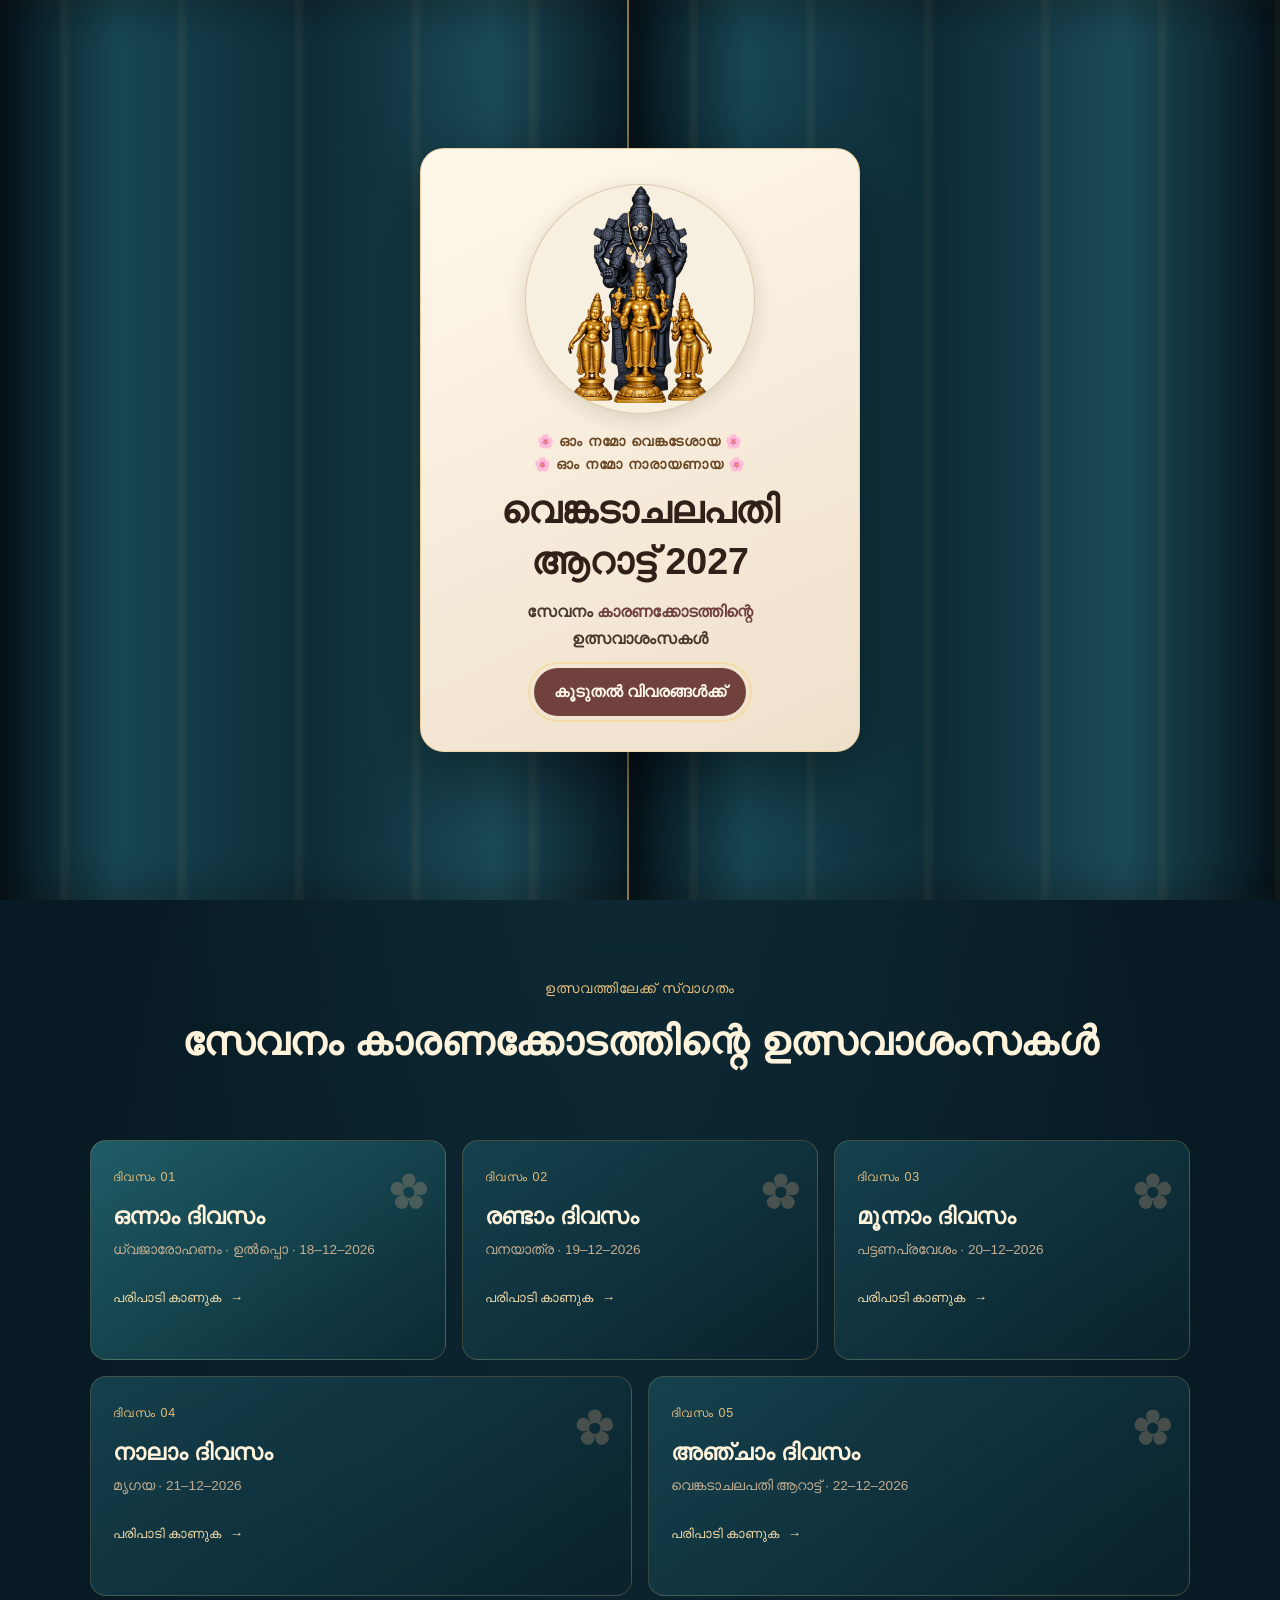
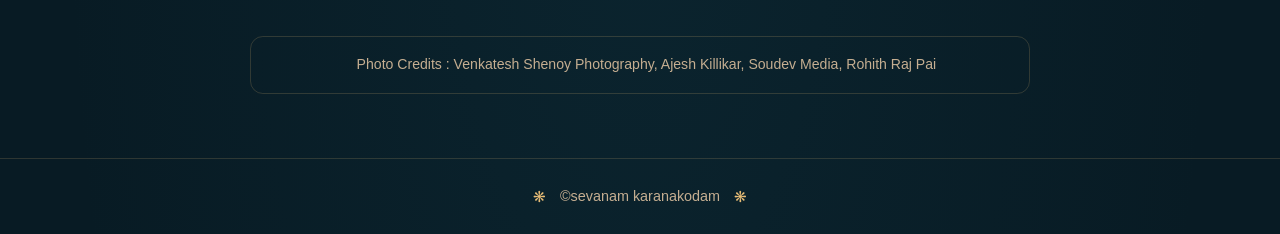
<file: index.html>
<!doctype html>
<html lang="ml">
<head>
  <meta charset="utf-8">
  <meta name="viewport" content="width=device-width, initial-scale=1">
  <meta name="theme-color" content="#170d09">
  <meta name="description" content="വെങ്കടാചലപതി ക്ഷേത്രത്തിലെ അഞ്ചുദിവസത്തെ ഉത്സവ പരിപാടികൾ.">
  <title>വെങ്കടാചലപതി ക്ഷേത്രം | കാരണക്കോടം </title>
  <link rel="stylesheet" href="styles.css">
  <script src="script.js" defer></script>
</head>
<body>
  <div class="festival-invitation" id="festival-invitation" role="dialog" aria-modal="true" aria-labelledby="invitation-title" hidden>
    <div class="invitation-curtain invitation-curtain-left" aria-hidden="true"></div>
    <div class="invitation-curtain invitation-curtain-right" aria-hidden="true"></div>
    <section class="invitation-card">
      <img class="invitation-logo" src="deity-logo.png" alt="വെങ്കടാചലപതി ഭഗവാന്റെയും ദേവിമാരുടെയും വിഗ്രഹം">
      <p class="section-kicker">🌸 ഓം നമോ വെങ്കടേശായ 🌸</p>
      <p class="section-kicker">🌸 ഓം നമോ നാരായണായ 🌸</p>
      <h1 id="invitation-title">വെങ്കടാചലപതി<br>ആറാട്ട് 2027</h1>
      <p class="invitation-copy">സേവനം <strong class="invitation-word">കാരണക്കോടത്തിന്റെ</strong> ഉത്സവാശംസകൾ</p>
      <button class="invitation-open" type="button">കൂടുതൽ വിവരങ്ങൾക്ക്</button>
    </section>
  </div>
  <a class="skip-link" href="#main">പ്രധാന ഉള്ളടക്കത്തിലേക്ക് പോകുക</a>
  <header class="site-header">
    <!--
    <a class="brand" href="index.html" aria-label="ഉത്സവം — മുഖ്യപേജ്">
      <span class="brand-mark" aria-hidden="true">❋</span>
      <span><strong>വെങ്കടാചലപതി ക്ഷേത്രം</strong><small>അഞ്ചുദിവസത്തെ ഉത്സവം</small></span>
    </a>
    -->
  </header>

  <main id="main">
    <section class="hero hero-home">
      <div class="hero-glow" aria-hidden="true"></div>
      <img class="hero-side-emblem hero-side-emblem-left" src="temple-emblem-white.png" alt="" aria-hidden="true">
      <img class="hero-side-emblem hero-side-emblem-right" src="temple-emblem-white.png" alt="" aria-hidden="true">
      <div class="hero-copy">
        <!--<p class="eyebrow"><span aria-hidden="true">✦</span> ഭക്തിയുടെയും ആഘോഷത്തിന്റെയും ദിനങ്ങൾ <span aria-hidden="true">✦</span></p>-->
        <p class="invocation">🌸 ഓം നമോ വെങ്കടേശായഃ 🌸</p>
        <img class="hero-deity-logo" src="deity-logo.png" alt="വെങ്കടാചലപതി ഭഗവാന്റെയും ദേവിമാരുടെയും വിഗ്രഹം">
        <h1>വെങ്കടാചലപതി<br><span>ആറാട്ട് മഹോത്സവം</span></h1>
        <p class="temple-name">വെങ്കടാചലപതി ക്ഷേത്രം · കാരണക്കോടം</p>
        <p class="hero-date"><span class="date-ornament" aria-hidden="true">❧</span> <strong>18–12–2026</strong> <span>  </span><span> മുതൽ </span><span><strong>22–12–2025</strong> </span><span>  </span><span> വരെ </span> <span class="date-ornament" aria-hidden="true">❧</span></p>
        <a class="primary-button" href="day1.html">പരിപാടികൾ കാണാം <span aria-hidden="true">↗</span></a>
      </div>
      <div class="hero-bottom" aria-hidden="true"><span>❋</span><span>✿</span><span>❋</span></div>
      <span class="floating-petal petal-one" aria-hidden="true">✿</span>
      <span class="floating-petal petal-two" aria-hidden="true">✿</span>
      <span class="floating-petal petal-three" aria-hidden="true">✿</span>
      <div class="diya diya-left" aria-hidden="true"><i></i><b></b></div>
      <div class="diya diya-right" aria-hidden="true"><i></i><b></b></div>
    </section>

    <section class="intro section-wrap">
      <p class="section-kicker">ഉത്സവത്തിലേക്ക് സ്വാഗതം</p>
      <h2>സേവനം കാരണക്കോടത്തിന്റെ ഉത്സവാശംസകൾ </h2>
      <!--<p>വിളക്കുകളുടെ വെളിച്ചവും മന്ത്രധ്വനികളും നിറയുന്ന ഉത്സവനാളുകളിലേക്ക് സ്വാഗതം. ഓരോ ദിവസത്തെയും പരിപാടികൾ തിരഞ്ഞെടുക്കൂ.</p>-->
    </section>

    <section class="day-grid section-wrap" aria-label="ദിവസം തിരഞ്ഞെടുക്കുക">
      <a class="day-card day-card-featured" href="day1.html">
        <span class="card-flower" aria-hidden="true">✿</span><span class="card-day">ദിവസം 01</span>
        <h3>ഒന്നാം ദിവസം</h3><p>ധ്വജാരോഹണം · ഉൽപ്പൊ · 18–12–2026</p>
        <span class="card-action">പരിപാടി കാണുക <b aria-hidden="true">→</b></span>
      </a>
      <a class="day-card" href="day2.html"><span class="card-flower" aria-hidden="true">✿</span><span class="card-day">ദിവസം 02</span><h3>രണ്ടാം ദിവസം</h3><p>വനയാത്ര · 19–12–2026</p><span class="card-action">പരിപാടി കാണുക <b aria-hidden="true">→</b></span></a>
      <a class="day-card" href="day3.html"><span class="card-flower" aria-hidden="true">✿</span><span class="card-day">ദിവസം 03</span><h3>മൂന്നാം ദിവസം</h3><p>പട്ടണപ്രവേശം · 20–12–2026</p><span class="card-action">പരിപാടി കാണുക <b aria-hidden="true">→</b></span></a>
      <a class="day-card" href="day4.html"><span class="card-flower" aria-hidden="true">✿</span><span class="card-day">ദിവസം 04</span><h3>നാലാം ദിവസം</h3><p>മൃഗയ · 21–12–2026</p><span class="card-action">പരിപാടി കാണുക <b aria-hidden="true">→</b></span></a>
      <a class="day-card" href="day5.html"><span class="card-flower" aria-hidden="true">✿</span><span class="card-day">ദിവസം 05</span><h3>അഞ്ചാം ദിവസം</h3><p>വെങ്കടാചലപതി ആറാട്ട് · 22–12–2026</p><span class="card-action">പരിപാടി കാണുക <b aria-hidden="true">→</b></span></a>
    </section>
    <section class="home-note section-wrap">
      <span class="note-symbol" aria-hidden="true"></span>
      <p> Photo Credits : Venkatesh Shenoy Photography, Ajesh Killikar, Soudev Media, Rohith Raj Pai </p>
    </section>
  </main>
  <footer class="site-footer"><span aria-hidden="true">❋</span><p>©sevanam karanakodam</p><span aria-hidden="true">❋</span></footer>
</body>
</html>
</file>
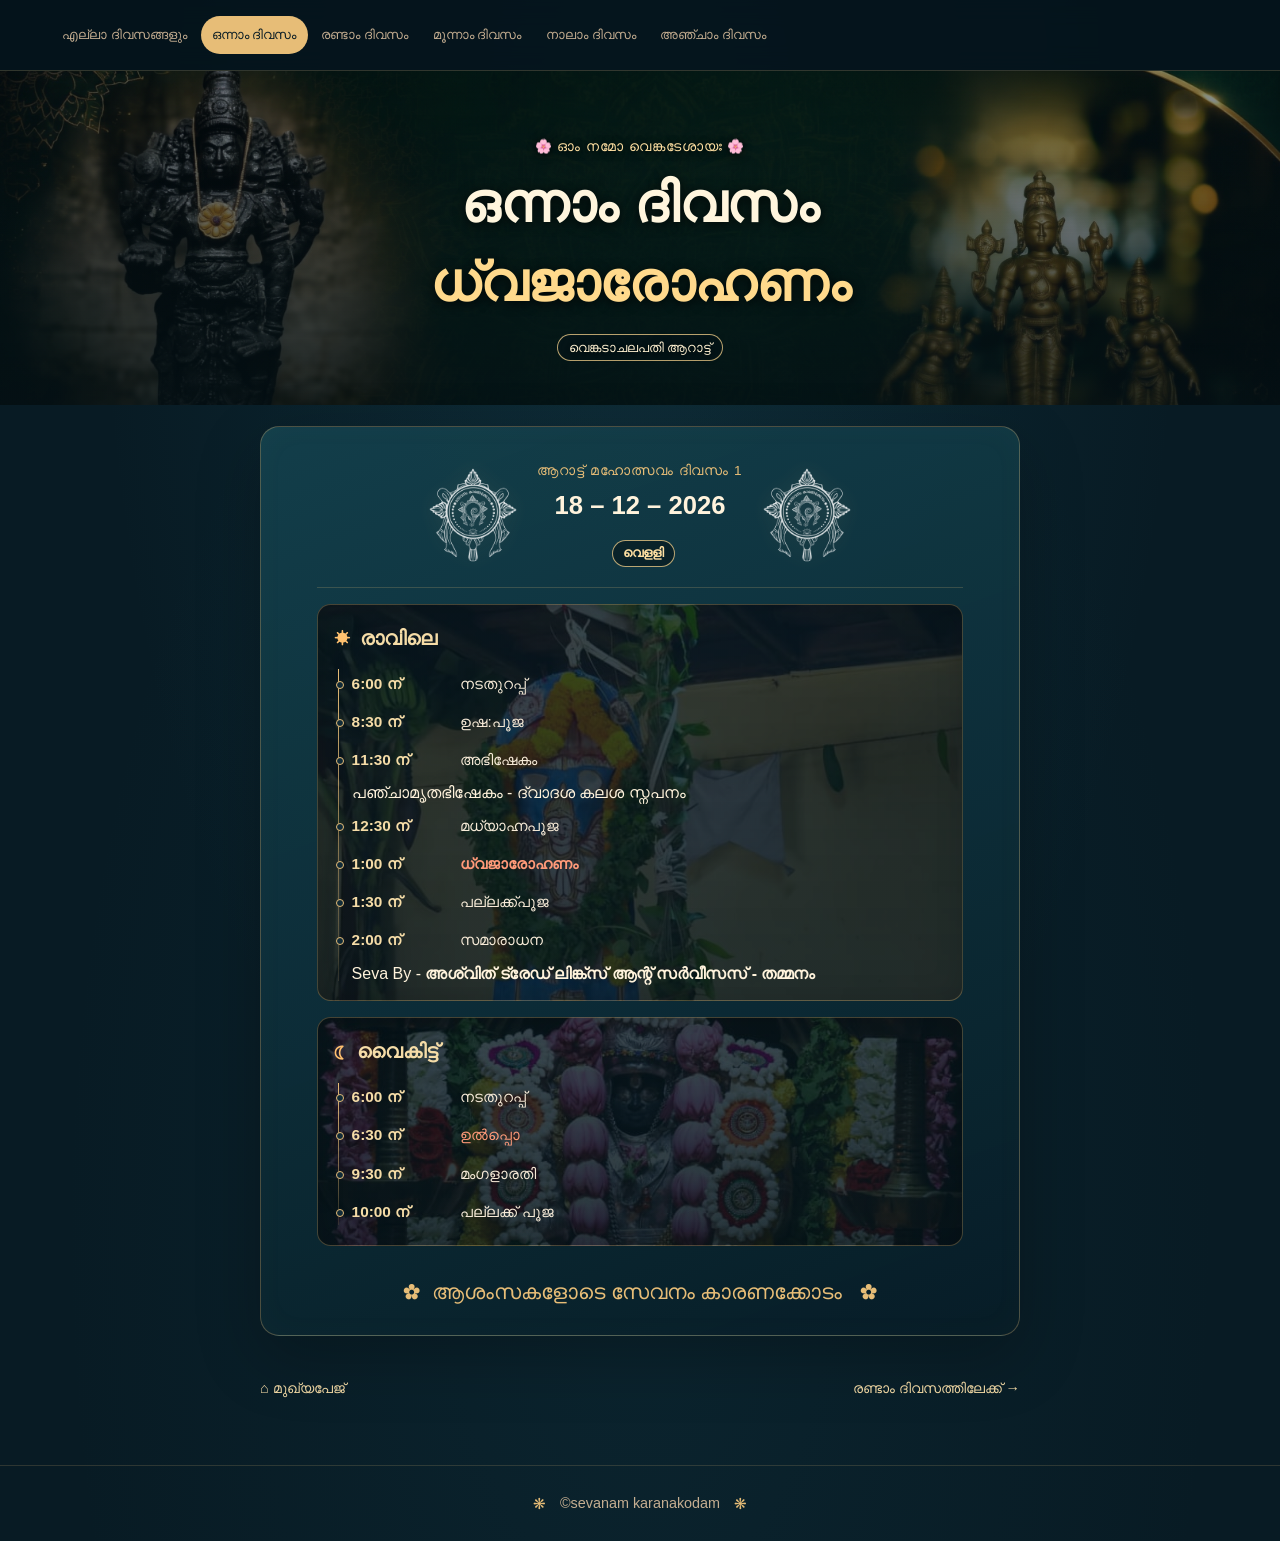
<file: day1.html>
<!doctype html>
<html lang="ml">
<head>
  <meta charset="utf-8">
  <meta name="viewport" content="width=device-width, initial-scale=1">
  <meta name="theme-color" content="#170d09">
  <meta name="description" content="വെങ്കടാചലപതി ക്ഷേത്ര ആറാട്ട് മഹോത്സവം — ഒന്നാം ദിവസത്തെ പരിപാടികൾ.">
  <title>ഒന്നാം ദിവസത്തെ പരിപാടികൾ | വെങ്കടാചലപതി ക്ഷേത്രം</title>
  <link rel="stylesheet" href="styles.css">
  <script src="script.js" defer></script>
</head>
<body>
  <a class="skip-link" href="#main">പ്രധാന ഉള്ളടക്കത്തിലേക്ക് പോകുക</a>
  <header class="site-header">
    <!-- <a class="brand" href="index.html" aria-label="ഉത്സവം — മുഖ്യപേജ്"><span class="brand-mark" aria-hidden="true">❋</span><span><strong>വെങ്കടാചലപതി ക്ഷേത്രം</strong><small>അഞ്ചുദിവസത്തെ ഉത്സവം</small></span></a> -->
    <nav class="day-nav" aria-label="ദിവസങ്ങളുടെ പരിപാടികൾ">
      <a class="nav-link" href="index.html">എല്ലാ ദിവസങ്ങളും</a>
      <a class="nav-link" href="day1.html" aria-current="page">ഒന്നാം ദിവസം</a><a class="nav-link" href="day2.html">രണ്ടാം ദിവസം</a><a class="nav-link" href="day3.html">മൂന്നാം ദിവസം</a><a class="nav-link" href="day4.html">നാലാം ദിവസം</a><a class="nav-link" href="day5.html">അഞ്ചാം ദിവസം</a>
    </nav>
  </header>
  <main id="main">
    <section class="page-heading">
      <p class="eyebrow">🌸 ഓം നമോ വെങ്കടേശായഃ 🌸</p><h1>ഒന്നാം ദിവസം <br><span>ധ്വജാരോഹണം</span></h1>
      <p class="date-pill">വെങ്കടാചലപതി ആറാട്ട് </p>
    </section>
    <section class="schedule-wrap" aria-label="ഒന്നാം ദിവസത്തെ സമയക്രമം">
      <div class="schedule-heading"><img class="schedule-emblem" src="temple-emblem-white.png" alt="" aria-hidden="true"><div><p class="section-kicker">ആറാട്ട് മഹോത്സവം ദിവസം 1</p><h2>18 – 12 – 2026 <br><span class="date-pill">വെളളി</span></h2></div><img class="schedule-emblem" src="temple-emblem-white.png" alt="" aria-hidden="true"></div>
      <section class="schedule-group day1-photo">
        <h3><span aria-hidden="true">☀</span> രാവിലെ</h3>
        <ol class="timeline">
          <li><time>6:00 ന്</time><span>നടതുറപ്പ്</span></li>
          <li><time>8:30 ന്</time><span>ഉഷ:പൂജ</span></li>
          <li><time>11:30 ന്</time><span>അഭിഷേകം </span></li>
          <span>പഞ്ചാമൃതഭിഷേകം - ദ്വാദശ കലശ സ്നപനം</span>
          <li><time>12:30 ന്</time><span>മധ്യാഹ്നപൂജ</span></li>
          <li class="highlight"><time>1:00 ന്</time><span><strong class="invitation-word">ധ്വജാരോഹണം</strong></span></li>
          <li><time>1:30 ന്</time><span>പല്ലക്ക്പൂജ</span></li>
          <li><time>2:00 ന്</time><span>സമാരാധന</span></li>
          <span>Seva By -</span> <span><strong>അശ്വിത് ട്രേഡ് ലിങ്ക്സ് ആന്റ് സർവീസസ് - തമ്മനം </strong> </span>
          
        </ol>
      </section>
      <section class="schedule-group evening common-photo">
        <h3><span aria-hidden="true">☾</span> വൈകിട്ട്</h3>
        <ol class="timeline">
          <li><time>6:00 ന്</time><span>നടതുറപ്പ്</span></li>
          <li class="highlight"><time>6:30 ന്</time><span>ഉൽപ്പൊ</span></li>
          <li><time>9:30 ന്</time><span>മംഗളാരതി</span></li>
          <li><time>10:00 ന്</time><span>പല്ലക്ക് പൂജ</span></li>
        </ol>
      </section>
      <p class="schedule-end">✿ &nbsp;ആശംസകളോടെ സേവനം കാരണക്കോടം &nbsp; ✿</p>
    </section>
    <nav class="page-pagination" aria-label="മറ്റു ദിവസങ്ങൾ">
      <a class="page-home-link" href="index.html">⌂ മുഖ്യപേജ്</a><a href="day2.html">രണ്ടാം ദിവസത്തിലേക്ക് →</a>
    </nav>
  </main>
  <footer class="site-footer"><span aria-hidden="true">❋</span><p>©sevanam karanakodam</p><span aria-hidden="true">❋</span></footer>
</body>
</html>
</file>
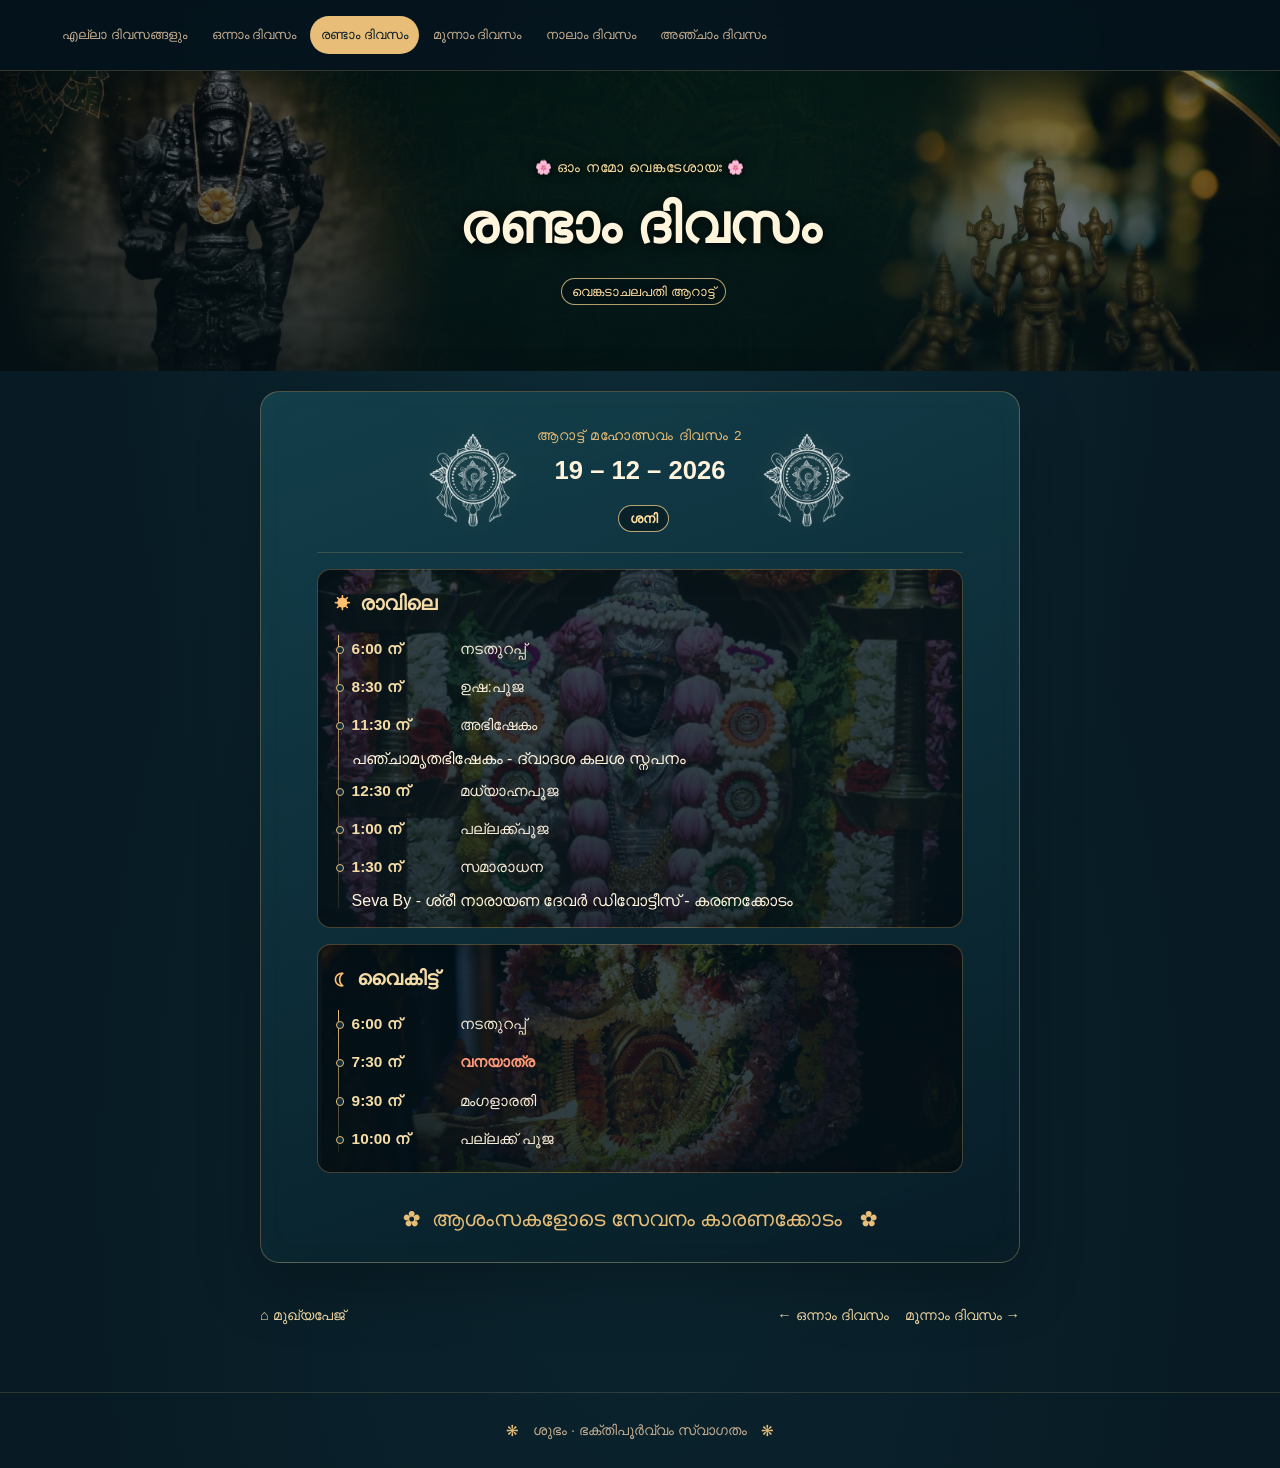
<file: day2.html>
<!doctype html>
<html lang="ml">
<head>
  <meta charset="utf-8"><meta name="viewport" content="width=device-width, initial-scale=1"><meta name="theme-color" content="#170d09">
  <meta name="description" content="വെങ്കടാചലപതി ക്ഷേത്ര ഉത്സവം — രണ്ടാം ദിവസത്തെ പരിപാടികൾ.">
  <title>രണ്ടാം ദിവസത്തെ പരിപാടികൾ | വെങ്കടാചലപതി ക്ഷേത്രം</title><link rel="stylesheet" href="styles.css"><script src="script.js" defer></script>
</head>
<body>
  <a class="skip-link" href="#main">പ്രധാന ഉള്ളടക്കത്തിലേക്ക് പോകുക</a>
  <header class="site-header">
    <!-- <a class="brand" href="index.html" aria-label="ഉത്സവം — മുഖ്യപേജ്"><span class="brand-mark" aria-hidden="true">❋</span><span><strong>വെങ്കടാചലപതി ക്ഷേത്രം</strong><small>അഞ്ചുദിവസത്തെ ഉത്സവം</small></span></a> -->
    <nav class="day-nav" aria-label="ദിവസങ്ങളുടെ പരിപാടികൾ">
      <a class="nav-link" href="index.html">എല്ലാ ദിവസങ്ങളും</a>
      <a class="nav-link" href="day1.html">ഒന്നാം ദിവസം</a><a class="nav-link" href="day2.html" aria-current="page">രണ്ടാം ദിവസം</a><a class="nav-link" href="day3.html">മൂന്നാം ദിവസം</a><a class="nav-link" href="day4.html">നാലാം ദിവസം</a><a class="nav-link" href="day5.html">അഞ്ചാം ദിവസം</a>
    </nav>
  </header>
  <main id="main">
    <section class="page-heading"><p class="eyebrow">🌸 ഓം നമോ വെങ്കടേശായഃ 🌸</p><h1>രണ്ടാം ദിവസം <span></span></h1><p><span class="date-pill">വെങ്കടാചലപതി ആറാട്ട്</span></p></section>
    <section class="schedule-wrap placeholder-wrap">
      <div class="schedule-heading"><img class="schedule-emblem" src="temple-emblem-white.png" alt="" aria-hidden="true"><div><p class="section-kicker">ആറാട്ട് മഹോത്സവം ദിവസം 2</p><h2>19 – 12 – 2026 <br><span class="date-pill">ശനി</span></h2></div><img class="schedule-emblem" src="temple-emblem-white.png" alt="" aria-hidden="true"></div>
      <section class="schedule-group common-photo">
        <h3><span aria-hidden="true">☀</span> രാവിലെ</h3>
        <ol class="timeline">
          <li><time>6:00 ന്</time><span>നടതുറപ്പ്</span></li>
          <li><time>8:30 ന്</time><span>ഉഷ:പൂജ</span></li>
          <li><time>11:30 ന്</time><span>അഭിഷേകം </span></li>
          <span>പഞ്ചാമൃതഭിഷേകം - ദ്വാദശ കലശ സ്നപനം</span>
          <li><time>12:30 ന്</time><span>മധ്യാഹ്നപൂജ</span></li>
          <li><time>1:00 ന്</time><span>പല്ലക്ക്പൂജ</span></li>
          <li><time>1:30 ന്</time><span>സമാരാധന</span></li>
          <span>Seva By -</span> <span>ശ്രീ നാരായണ ദേവർ ഡിവോട്ടീസ് - കരണക്കോടം </span>
        </ol>
      </section>
      <section class="schedule-group evening day2-photo">
        <h3><span aria-hidden="true">☾</span> വൈകിട്ട്</h3>
        <ol class="timeline">
          <li><time>6:00 ന്</time><span>നടതുറപ്പ്</span></li>
          <li class="highlight"><time>7:30 ന്</time><span class="invitation-word">വനയാത്ര</span></li>
          <li><time>9:30 ന്</time><span>മംഗളാരതി</span></li>
          <li><time>10:00 ന്</time><span>പല്ലക്ക് പൂജ</span></li>
        </ol>
      </section>
      <p class="schedule-end">✿ &nbsp;ആശംസകളോടെ സേവനം കാരണക്കോടം &nbsp; ✿</p>
    </section>
    <nav class="page-pagination" aria-label="മറ്റു ദിവസങ്ങൾ"><a class="page-home-link" href="index.html">⌂ മുഖ്യപേജ്</a><a href="day1.html">← ഒന്നാം ദിവസം</a><a href="day3.html">മൂന്നാം ദിവസം →</a></nav>
  </main>
  <footer class="site-footer"><span aria-hidden="true">❋</span><p>ശുഭം · ഭക്തിപൂർവ്വം സ്വാഗതം</p><span aria-hidden="true">❋</span></footer>
</body>
</html>
</file>
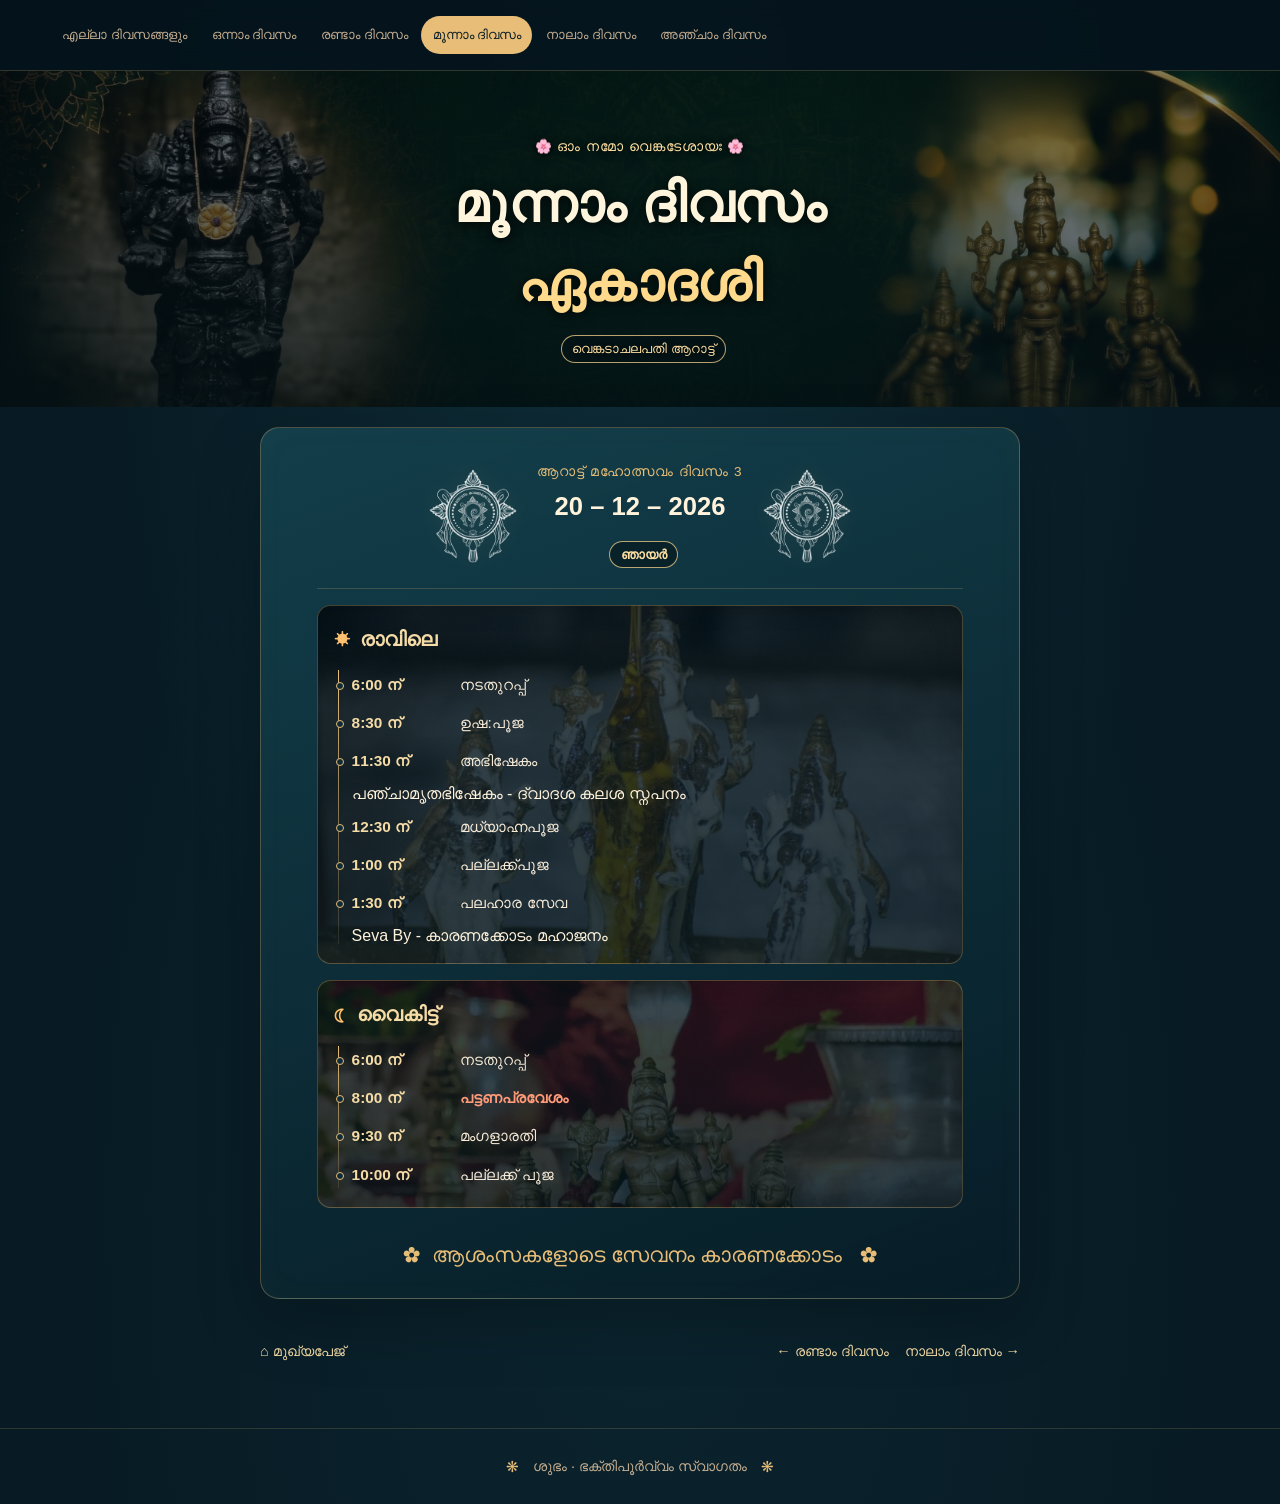
<file: day3.html>
<!doctype html>
<html lang="ml">
<head>
  <meta charset="utf-8"><meta name="viewport" content="width=device-width, initial-scale=1"><meta name="theme-color" content="#170d09">
  <meta name="description" content="വെങ്കടാചലപതി ക്ഷേത്ര ഉത്സവം — മൂന്നാം ദിവസത്തെ പരിപാടികൾ.">
  <title>മൂന്നാം ദിവസത്തെ പരിപാടികൾ | വെങ്കടാചലപതി ക്ഷേത്രം</title><link rel="stylesheet" href="styles.css"><script src="script.js" defer></script>
</head>
<body>
  <a class="skip-link" href="#main">പ്രധാന ഉള്ളടക്കത്തിലേക്ക് പോകുക</a>
  <header class="site-header">
    <!-- <a class="brand" href="index.html" aria-label="ഉത്സവം — മുഖ്യപേജ്"><span class="brand-mark" aria-hidden="true">❋</span><span><strong>വെങ്കടാചലപതി ക്ഷേത്രം</strong><small>അഞ്ചുദിവസത്തെ ഉത്സവം</small></span></a> -->
    <nav class="day-nav" aria-label="ദിവസങ്ങളുടെ പരിപാടികൾ">
      <a class="nav-link" href="index.html">എല്ലാ ദിവസങ്ങളും</a>
      <a class="nav-link" href="day1.html">ഒന്നാം ദിവസം</a><a class="nav-link" href="day2.html">രണ്ടാം ദിവസം</a><a class="nav-link" href="day3.html" aria-current="page">മൂന്നാം ദിവസം</a><a class="nav-link" href="day4.html">നാലാം ദിവസം</a><a class="nav-link" href="day5.html">അഞ്ചാം ദിവസം</a>
    </nav>
  </header>
  <main id="main">
    <section class="page-heading"><p class="eyebrow">🌸 ഓം നമോ വെങ്കടേശായഃ 🌸</p><h1>മൂന്നാം ദിവസം <br><span>ഏകാദശി </span></h1><p> <span class="date-pill">വെങ്കടാചലപതി ആറാട്ട് </span></p></section>
    <section class="schedule-wrap placeholder-wrap">
      <div class="schedule-heading"><img class="schedule-emblem" src="temple-emblem-white.png" alt="" aria-hidden="true"><div><p class="section-kicker">ആറാട്ട് മഹോത്സവം ദിവസം 3</p><h2>20 – 12 – 2026 <br><span class="date-pill">ഞായർ </span></h2></div><img class="schedule-emblem" src="temple-emblem-white.png" alt="" aria-hidden="true"></div>
      <section class="schedule-group day3-photo">
        <h3><span aria-hidden="true">☀</span> രാവിലെ</h3>
        <ol class="timeline">
          <li><time>6:00 ന്</time><span>നടതുറപ്പ്</span></li>
          <li><time>8:30 ന്</time><span>ഉഷ:പൂജ</span></li>
          <li><time>11:30 ന്</time><span>അഭിഷേകം </span></li>
          <span>പഞ്ചാമൃതഭിഷേകം - ദ്വാദശ കലശ സ്നപനം</span>
          <li><time>12:30 ന്</time><span>മധ്യാഹ്നപൂജ</span></li>
          <li><time>1:00 ന്</time><span>പല്ലക്ക്പൂജ</span></li>
          <li><time>1:30 ന്</time><span>പലഹാര സേവ</span></li>
          <span>Seva By -</span> <span>കാരണക്കോടം മഹാജനം</span>
        </ol>
      </section>
      <section class="schedule-group evening day3-1-photo">
        <h3><span aria-hidden="true">☾</span> വൈകിട്ട്</h3>
        <ol class="timeline">
          <li><time>6:00 ന്</time><span>നടതുറപ്പ്</span></li>
          <li class="highlight"><time>8:00 ന്</time><span class="invitation-word">പട്ടണപ്രവേശം</span></li>
          <li><time>9:30 ന്</time><span>മംഗളാരതി</span></li>
          <li><time>10:00 ന്</time><span>പല്ലക്ക് പൂജ</span></li>
        </ol>
      </section>
      <p class="schedule-end">✿ &nbsp;ആശംസകളോടെ സേവനം കാരണക്കോടം &nbsp; ✿</p>
    </section>
    <nav class="page-pagination" aria-label="മറ്റു ദിവസങ്ങൾ"><a class="page-home-link" href="index.html">⌂ മുഖ്യപേജ്</a><a href="day2.html">← രണ്ടാം ദിവസം</a><a href="day4.html">നാലാം ദിവസം →</a></nav>
  </main>
  <footer class="site-footer"><span aria-hidden="true">❋</span><p>ശുഭം · ഭക്തിപൂർവ്വം സ്വാഗതം</p><span aria-hidden="true">❋</span></footer>
</body>
</html>
</file>
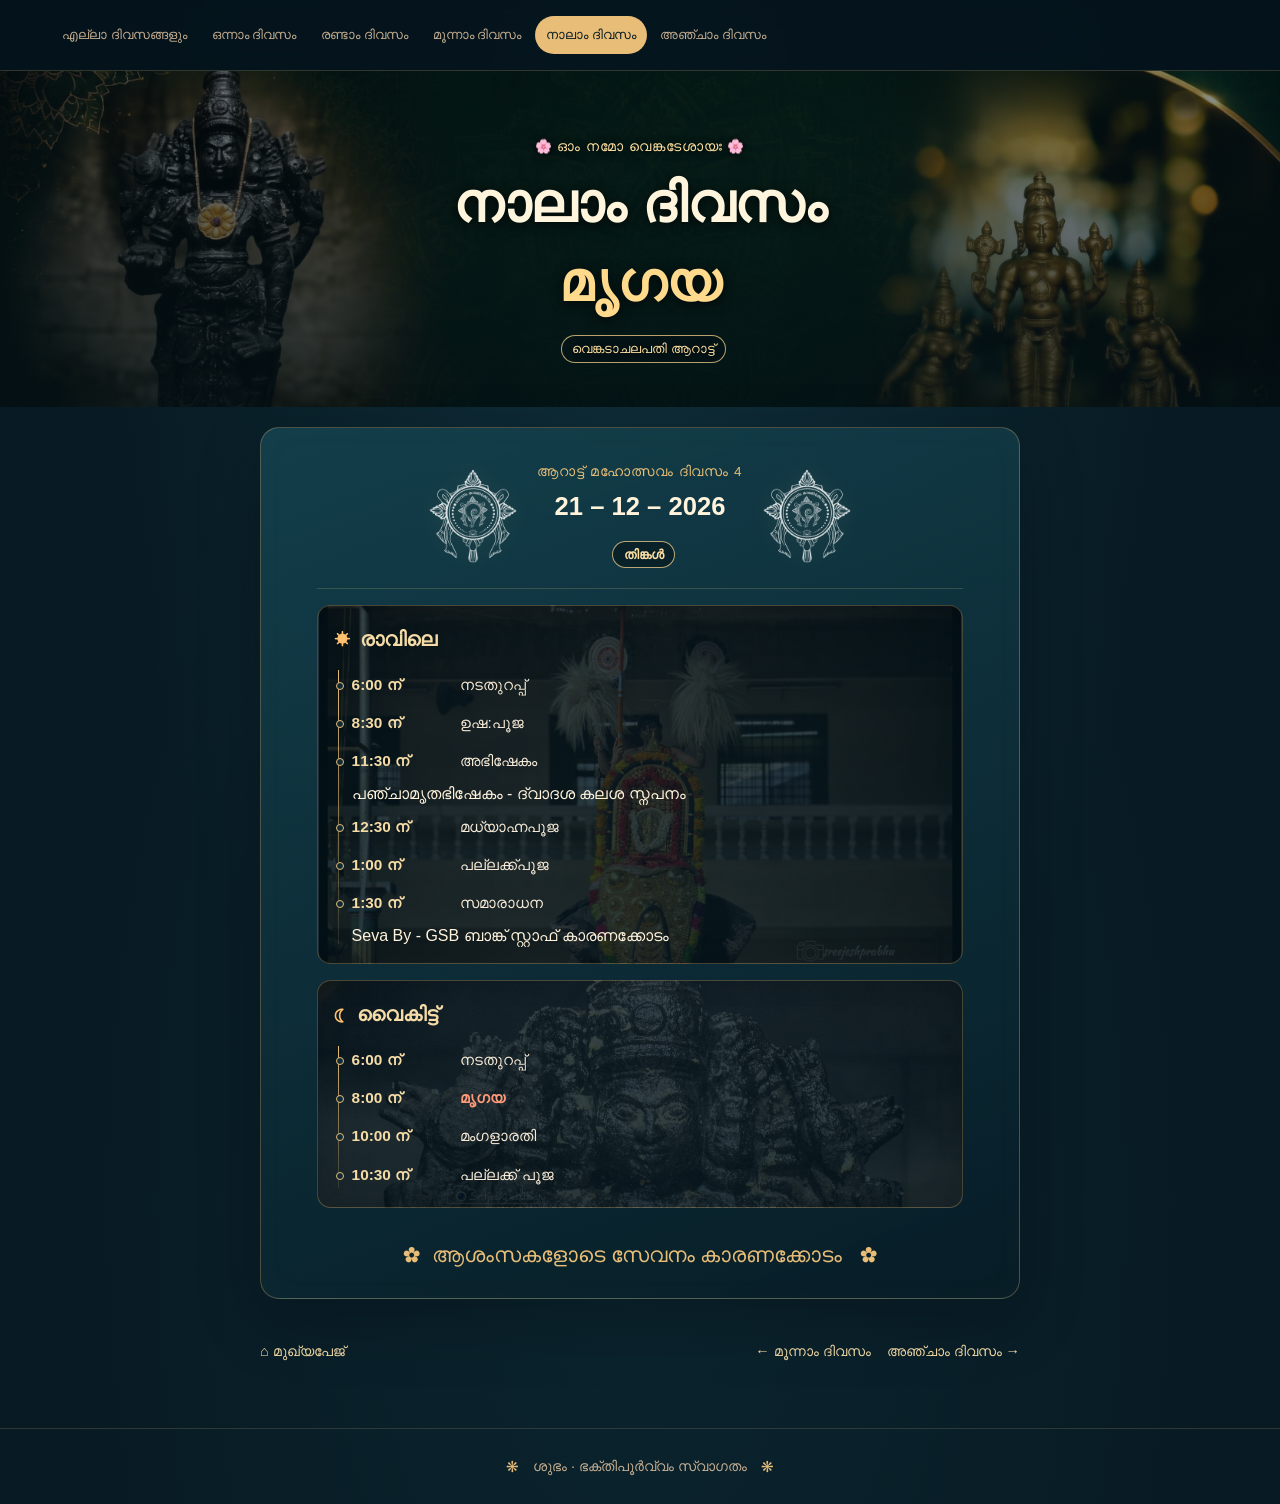
<file: day4.html>
<!doctype html>
<html lang="ml">
<head>
  <meta charset="utf-8"><meta name="viewport" content="width=device-width, initial-scale=1"><meta name="theme-color" content="#170d09">
  <meta name="description" content="വെങ്കടാചലപതി ക്ഷേത്ര ഉത്സവം — നാലാം ദിവസത്തെ പരിപാടികൾ.">
  <title>നാലാം ദിവസത്തെ പരിപാടികൾ | വെങ്കടാചലപതി ക്ഷേത്രം</title><link rel="stylesheet" href="styles.css"><script src="script.js" defer></script>
</head>
<body>
  <a class="skip-link" href="#main">പ്രധാന ഉള്ളടക്കത്തിലേക്ക് പോകുക</a>
  <header class="site-header">
    <!-- <a class="brand" href="index.html" aria-label="ഉത്സവം — മുഖ്യപേജ്"><span class="brand-mark" aria-hidden="true">❋</span><span><strong>വെങ്കടാചലപതി ക്ഷേത്രം</strong><small>അഞ്ചുദിവസത്തെ ഉത്സവം</small></span></a> -->
    <nav class="day-nav" aria-label="ദിവസങ്ങളുടെ പരിപാടികൾ">
      <a class="nav-link" href="index.html">എല്ലാ ദിവസങ്ങളും</a>
      <a class="nav-link" href="day1.html">ഒന്നാം ദിവസം</a><a class="nav-link" href="day2.html">രണ്ടാം ദിവസം</a><a class="nav-link" href="day3.html">മൂന്നാം ദിവസം</a><a class="nav-link" href="day4.html" aria-current="page">നാലാം ദിവസം</a><a class="nav-link" href="day5.html">അഞ്ചാം ദിവസം</a>
    </nav>
  </header>
  <main id="main">
    <section class="page-heading"><p class="eyebrow">🌸 ഓം നമോ വെങ്കടേശായഃ 🌸</p><h1>നാലാം ദിവസം <br><span>മൃഗയ</span></h1><p><span class="date-pill">വെങ്കടാചലപതി ആറാട്ട് </span></p></section>
    <section class="schedule-wrap placeholder-wrap">
      <div class="schedule-heading"><img class="schedule-emblem" src="temple-emblem-white.png" alt="" aria-hidden="true"><div><p class="section-kicker">ആറാട്ട് മഹോത്സവം ദിവസം 4</p><h2>21 – 12 – 2026 <br><span class="date-pill">തിങ്കൾ</span></h2></div><img class="schedule-emblem" src="temple-emblem-white.png" alt="" aria-hidden="true"></div>
      <section class="schedule-group day4-photo">
        <h3><span aria-hidden="true">☀</span> രാവിലെ</h3>
        <ol class="timeline">
          <li><time>6:00 ന്</time><span>നടതുറപ്പ്</span></li>
          <li><time>8:30 ന്</time><span>ഉഷ:പൂജ</span></li>
          <li><time>11:30 ന്</time><span>അഭിഷേകം </span></li>
          <span>പഞ്ചാമൃതഭിഷേകം - ദ്വാദശ കലശ സ്നപനം</span>
          <li><time>12:30 ന്</time><span>മധ്യാഹ്നപൂജ</span></li>
          <li><time>1:00 ന്</time><span>പല്ലക്ക്പൂജ</span></li>
          <li><time>1:30 ന്</time><span>സമാരാധന</span></li>
          <span>Seva By -</span> <span>GSB ബാങ്ക് സ്റ്റാഫ് കാരണക്കോടം</span>
        </ol>
      </section>
      <section class="schedule-group evening day4-1-photo">
        <h3><span aria-hidden="true">☾</span> വൈകിട്ട്</h3>
        <ol class="timeline">
          <li><time>6:00 ന്</time><span>നടതുറപ്പ്</span></li>
          <li class="highlight"><time>8:00 ന്</time><span class="invitation-word">മൃഗയ </span></li>
          <li><time>10:00 ന്</time><span>മംഗളാരതി</span></li>
          <li><time>10:30 ന്</time><span>പല്ലക്ക് പൂജ</span></li>
        </ol>
      </section>
      <p class="schedule-end">✿ &nbsp;ആശംസകളോടെ സേവനം കാരണക്കോടം &nbsp; ✿</p>
    </section>
    <nav class="page-pagination" aria-label="മറ്റു ദിവസങ്ങൾ"><a class="page-home-link" href="index.html">⌂ മുഖ്യപേജ്</a><a href="day3.html">← മൂന്നാം ദിവസം</a><a href="day5.html">അഞ്ചാം ദിവസം →</a></nav>
  </main>
  <footer class="site-footer"><span aria-hidden="true">❋</span><p>ശുഭം · ഭക്തിപൂർവ്വം സ്വാഗതം</p><span aria-hidden="true">❋</span></footer>
</body>
</html>
</file>
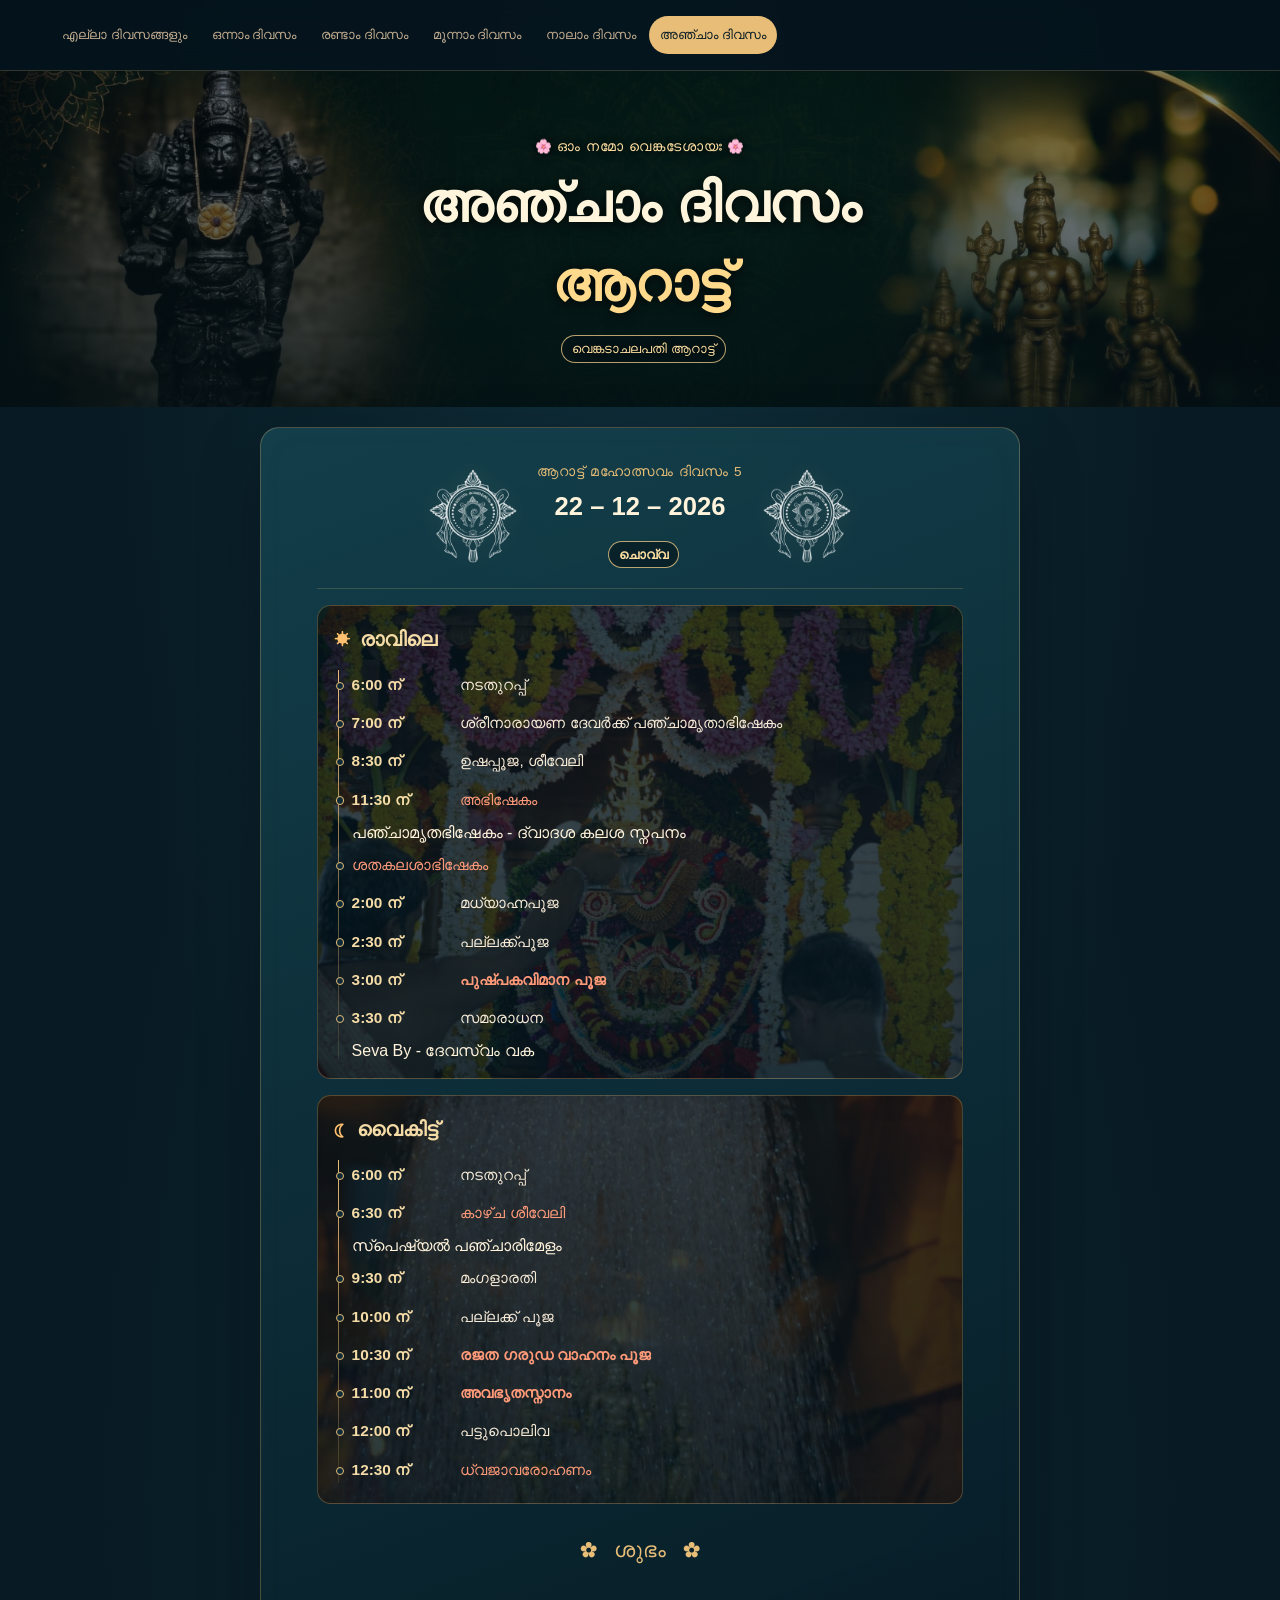
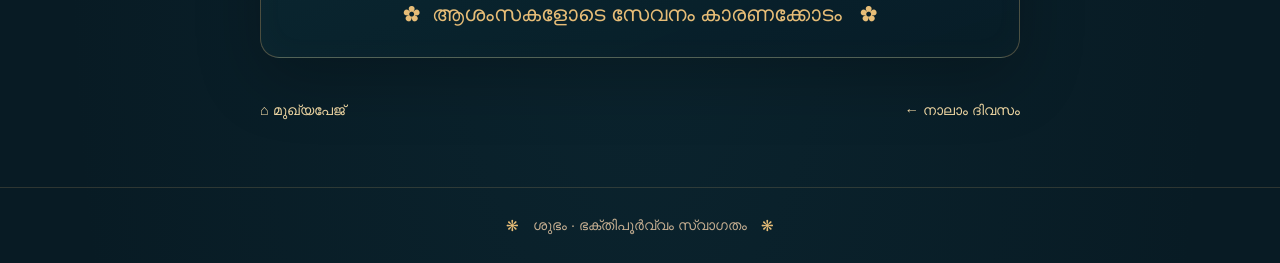
<file: day5.html>
<!doctype html>
<html lang="ml">
<head>
  <meta charset="utf-8"><meta name="viewport" content="width=device-width, initial-scale=1"><meta name="theme-color" content="#170d09">
  <meta name="description" content="വെങ്കടാചലപതി ക്ഷേത്ര ഉത്സവം — അഞ്ചാം ദിവസത്തെ പരിപാടികൾ.">
  <title>അഞ്ചാം ദിവസത്തെ പരിപാടികൾ | വെങ്കടാചലപതി ക്ഷേത്രം</title><link rel="stylesheet" href="styles.css"><script src="script.js" defer></script>
</head>
<body>
  <a class="skip-link" href="#main">പ്രധാന ഉള്ളടക്കത്തിലേക്ക് പോകുക</a>
  <header class="site-header">
    <!-- <a class="brand" href="index.html" aria-label="ഉത്സവം — മുഖ്യപേജ്"><span class="brand-mark" aria-hidden="true">❋</span><span><strong>വെങ്കടാചലപതി ക്ഷേത്രം</strong><small>അഞ്ചുദിവസത്തെ ഉത്സവം</small></span></a> -->
    <nav class="day-nav" aria-label="ദിവസങ്ങളുടെ പരിപാടികൾ">
      <a class="nav-link" href="index.html">എല്ലാ ദിവസങ്ങളും</a>
      <a class="nav-link" href="day1.html">ഒന്നാം ദിവസം</a><a class="nav-link" href="day2.html">രണ്ടാം ദിവസം</a><a class="nav-link" href="day3.html">മൂന്നാം ദിവസം</a><a class="nav-link" href="day4.html">നാലാം ദിവസം</a><a class="nav-link" href="day5.html" aria-current="page">അഞ്ചാം ദിവസം</a>
    </nav>
  </header>
  <main id="main">
    <section class="page-heading"><p class="eyebrow">🌸 ഓം നമോ വെങ്കടേശായഃ 🌸</p><h1>അഞ്ചാം ദിവസം <br><span>ആറാട്ട്</span></h1><p> <span class="date-pill">വെങ്കടാചലപതി ആറാട്ട്</span></p></section>
    <section class="schedule-wrap placeholder-wrap">
      <div class="schedule-heading"><img class="schedule-emblem" src="temple-emblem-white.png" alt="" aria-hidden="true"><div><p class="section-kicker">ആറാട്ട് മഹോത്സവം ദിവസം 5</p><h2>22 – 12 – 2026 <br><span class="date-pill">ചൊവ്വ </span></h2></div><img class="schedule-emblem" src="temple-emblem-white.png" alt="" aria-hidden="true"></div>
      <section class="schedule-group day5-photo">
        <h3><span aria-hidden="true">☀</span> രാവിലെ</h3>
        <ol class="timeline">
          <li><time>6:00 ന്</time><span>നടതുറപ്പ്</span></li>
          <li><time>7:00 ന്</time><span>ശ്രീനാരായണ ദേവർക്ക് പഞ്ചാമൃതാഭിഷേകം</span></li>
          <li><time>8:30 ന്</time><span>ഉഷപ്പൂജ, ശീവേലി </span></li>
          <li class="highlight"><time>11:30 ന്</time><span>അഭിഷേകം</span> </li>
          <span>പഞ്ചാമൃതഭിഷേകം - ദ്വാദശ കലശ സ്നപനം</span> 
          <li class="highlight"><span>ശതകലശാഭിഷേകം</span> </li>          
          <li><time>2:00 ന്</time><span>മധ്യാഹ്നപൂജ</span></li>
          <li><time>2:30 ന്</time><span>പല്ലക്ക്പൂജ</span></li>
          <li class="highlight"><time>3:00 ന്</time><span class="invitation-word">പുഷ്പകവിമാന പൂജ</span></li>
          <li><time>3:30 ന്</time><span>സമാരാധന</span></li>
          <span>Seva By -</span> <span>ദേവസ്വം വക</span>
        </ol>
      </section>
      <section class="schedule-group evening day5-1-photo">
        <h3><span aria-hidden="true">☾</span> വൈകിട്ട്</h3>
        <ol class="timeline">
          <li><time>6:00 ന്</time><span>നടതുറപ്പ്</span></li>
          <li class="highlight"><time>6:30 ന്</time><span>കാഴ്ച ശീവേലി</span></li>
           <span>സ്പെഷ്യൽ പഞ്ചാരിമേളം</span>
          <li><time>9:30 ന്</time><span>മംഗളാരതി</span></li>
          <li><time>10:00 ന്</time><span>പല്ലക്ക് പൂജ</span></li>
          <li class="highlight"><time>10:30 ന്</time><span class="invitation-word">രജത ഗരുഡ വാഹനം പൂജ</span></li>
          <li class="highlight"><time>11:00 ന്</time><span class="invitation-word">അവഭൃതസ്നാനം</span></li>
          <li><time>12:00 ന്</time><span>പട്ടുപൊലിവ</span></li>
          <li class="highlight"><time>12:30 ന്</time><span>ധ്വജാവരോഹണം</span></li>
        </ol>
      </section>
      <p class="schedule-end">✿ &nbsp; ശുഭം &nbsp; ✿</p>
      <p class="schedule-end">✿ &nbsp;ആശംസകളോടെ സേവനം കാരണക്കോടം &nbsp; ✿</p>
    </section>
    <nav class="page-pagination" aria-label="മറ്റു ദിവസങ്ങൾ"><a class="page-home-link" href="index.html">⌂ മുഖ്യപേജ്</a><a href="day4.html">← നാലാം ദിവസം</a></nav>
  </main>
  <footer class="site-footer"><span aria-hidden="true">❋</span><p>ശുഭം · ഭക്തിപൂർവ്വം സ്വാഗതം</p><span aria-hidden="true">❋</span></footer>
</body>
</html>
</file>
<file: styles.css>
:root {
  color-scheme: dark;
  --night: #081b24;
  --night-soft: #102b38;
  --wine: #163d49;
  --gold: #e7bd77;
  --gold-bright: #f5dca7;
  --cream: #fff3dc;
  --muted: #c5ae91;
  --coral: #ff9a79;
  --serif: "Nirmala UI", "Kartika", "Segoe UI", sans-serif;
}

* { box-sizing: border-box; }
html { scroll-behavior: smooth; }
body {
  margin: 0;
  min-width: 320px;
  background:
    radial-gradient(ellipse at 50% 12%, rgba(39, 112, 132, .2), transparent 34rem),
    radial-gradient(ellipse at 50% 80%, rgba(26, 83, 101, .16), transparent 36rem),
    var(--night);
  color: var(--cream);
  font-family: var(--serif);
  line-height: 1.7;
}
a { color: inherit; }
button { font: inherit; }
.skip-link {
  position: absolute; z-index: 20; top: .5rem; left: .5rem;
  padding: .6rem 1rem; border-radius: .5rem; background: var(--gold-bright);
  color: var(--night); transform: translateY(-160%);
}
.skip-link:focus { transform: translateY(0); }
.site-header {
  position: relative; z-index: 5; display: flex; align-items: center;
  justify-content: space-between; gap: 1.25rem; padding: 1rem clamp(1rem, 4vw, 3.5rem);
  border-bottom: 1px solid rgba(231, 189, 119, .2);
  background: rgba(5, 19, 27, .9); backdrop-filter: blur(12px);
}
.brand { display: flex; align-items: center; gap: .75rem; min-width: max-content; text-decoration: none; }
.brand-mark { color: var(--gold); font-size: 1.8rem; }
.brand strong, .brand small { display: block; }
.brand strong { font-size: .95rem; font-weight: 700; }
.brand small { color: var(--muted); font-size: .76rem; }
.day-nav { display: flex; justify-content: center; gap: .15rem; flex-wrap: wrap; }
.nav-link {
  padding: .48rem .7rem; border-radius: 2rem; color: var(--muted);
  flex: 0 0 auto; font-size: .82rem; text-decoration: none; white-space: nowrap;
  transition: background .2s, color .2s;
}
.nav-link:hover, .nav-link[aria-current="page"] { color: var(--night); background: var(--gold); }
:focus-visible { outline: 2px solid var(--gold-bright); outline-offset: 4px; }

body.invitation-active { overflow: hidden; }
.festival-invitation {
  position: fixed; z-index: 100; inset: 0; display: grid; place-items: center;
  overflow: hidden; padding: 1.25rem;
}
.festival-invitation[hidden] { display: none; }
.invitation-curtain {
  position: absolute; z-index: 1; top: 0; bottom: 0; width: 51%;
  background:
    repeating-linear-gradient(90deg, transparent 0 9%, rgba(231, 189, 119, .06) 9.5% 10.2%, transparent 11% 18%),
    linear-gradient(90deg, #06151d, #174653 18%, #0d2b37 48%, #1b4a57 76%, #06151d);
  box-shadow: inset 0 0 3rem rgba(0, 0, 0, .45), inset 0 0 1.5rem rgba(231, 189, 119, .05);
  transition: transform 1.25s cubic-bezier(.72, 0, .24, 1);
}
.invitation-curtain-left { left: 0; border-right: 2px solid rgba(231, 189, 119, .55); }
.invitation-curtain-right { right: 0; border-left: 2px solid rgba(231, 189, 119, .55); }
.invitation-card {
  position: relative; z-index: 2; width: min(440px, 100%); padding: 2.2rem 1.5rem;
  border: 1px solid rgba(231, 189, 119, .55); border-radius: 1.5rem;
  background: linear-gradient(155deg, #fff8eb, #eee0cb);
  box-shadow: 0 22px 75px rgba(0, 0, 0, .5); color: #281c17;
  text-align: center; transition: opacity .35s ease, transform .55s ease;
}
.invitation-logo {
  display: block; width: clamp(170px, 42vw, 230px); aspect-ratio: 1; margin: 0 auto 1rem;
  border: 1px solid rgba(164, 119, 72, .3); border-radius: 50%; background: #f7efdf;
  object-fit: contain; box-shadow: 0 5px 20px rgba(53, 34, 20, .14);
}
.invitation-card .section-kicker { color: #694522; font-weight: 700; }
.invitation-card h1 { margin: .55rem 0 .7rem; color: #302019; font-size: clamp(1.7rem, 7vw, 2.35rem); font-weight: 700; line-height: 1.35; }
.invitation-copy { max-width: 32ch; margin: 0 auto 1rem; color: #49382d; font-size: 1rem; font-weight: 700; }
.invitation-word {
  display: inline-block; color: #70413d; font-weight: 800;
  white-space: nowrap; word-break: keep-all;
}
.invitation-open {
  display: inline-flex; min-height: 48px; align-items: center; justify-content: center;
  padding: .65rem 1.25rem; border: 0; border-radius: 3rem;
  background: #70413d; color: #fff8eb; font-weight: 700; cursor: pointer;
  transition: background .2s, transform .2s;
}
.invitation-open:hover { transform: translateY(-2px); background: #5d322f; }
.festival-invitation.is-opening .invitation-curtain-left { transform: translateX(-101%); }
.festival-invitation.is-opening .invitation-curtain-right { transform: translateX(101%); }
.festival-invitation.is-opening .invitation-card { opacity: 0; transform: translateY(-.5rem) scale(.96); }

.hero {
  position: relative; isolation: isolate; overflow: hidden; display: grid; place-items: center;
  min-height: min(740px, 84vh); padding: 5rem 1.5rem 4.5rem; text-align: center;
  background:
    linear-gradient(180deg, rgba(5, 18, 25, .38), rgba(5, 18, 25, .78)),
    radial-gradient(ellipse at 50% 43%, rgba(73, 156, 169, .28), transparent 19rem),
    radial-gradient(ellipse at 50% 62%, #174653 0%, #0d2b37 38%, #081b24 76%);
}
.hero::before, .hero::after {
  position: absolute; z-index: -1; content: ""; pointer-events: none;
}
.hero::before {
  inset: 0; opacity: .8;
  background:
    repeating-linear-gradient(90deg, transparent 0 7%, rgba(231, 189, 119, .035) 7.1% 7.25%, transparent 7.35% 13%),
    radial-gradient(ellipse at 50% 95%, rgba(3, 13, 19, .78), transparent 54%);
}
.hero::after {
  width: min(48vw, 28rem); aspect-ratio: 1; bottom: -33%; left: 50%;
  border: 1px solid rgba(231, 189, 119, .24); border-radius: 50%;
  box-shadow: 0 0 0 1.2rem rgba(231, 189, 119, .025), 0 0 0 2.8rem rgba(231, 189, 119, .025), 0 0 0 4.6rem rgba(231, 189, 119, .02);
  transform: translateX(-50%);
}
.hero-glow {
  position: absolute; z-index: -1; top: 16%; left: 50%; width: 18rem; height: 18rem;
  border-radius: 50%; background: rgba(231, 145, 66, .16); filter: blur(70px);
}
.hero-copy { position: relative; z-index: 1; max-width: 850px; animation: rise-in .9s both; }
.hero-deity-logo {
  display: block; width: clamp(110px, 13vw, 170px); height: auto;
  margin: .45rem auto .7rem; filter: drop-shadow(0 10px 24px rgba(0, 0, 0, .35));
}
.hero-side-emblem {
  position: absolute; z-index: 0; top: 39%; width: clamp(72px, 10vw, 132px);
  height: auto; opacity: .58; pointer-events: none; transform: translateY(-50%);
  filter: drop-shadow(0 0 12px rgba(231, 189, 119, .18));
}
.hero-side-emblem-left { left: clamp(1rem, 5vw, 5rem); }
.hero-side-emblem-right { right: clamp(1rem, 5vw, 5rem); }
.eyebrow, .section-kicker {
  margin: 0; color: var(--gold); font-size: .85rem; letter-spacing: .07em;
}
.invocation { margin: 1.5rem 0 .45rem; color: #ffd9a1; font-size: clamp(1.05rem, 2.5vw, 1.45rem); }
.hero h1 {
  margin: 0; color: var(--cream); font-size: clamp(2.4rem, 7vw, 5.2rem);
  font-weight: 700; line-height: 1.3; text-shadow: 0 3px 22px rgba(0, 0, 0, .45);
}
.hero h1 span { color: var(--gold-bright); font-size: .78em; }
.temple-name { margin: 1.15rem 0 .5rem; color: #ead4b5; font-size: 1.02rem; }
.hero-date { margin: .4rem 0 1.7rem; color: var(--gold); font-size: 1.05rem; }
.hero-date span:not(.date-ornament) { color: var(--muted); }
.date-ornament { padding: 0 .5rem; }
.primary-button {
  display: inline-flex; align-items: center; gap: .7rem; padding: .8rem 1.45rem;
  border: 1px solid var(--gold); border-radius: 3rem; background: var(--gold);
  color: #102c35; font-weight: 700; text-decoration: none;
  box-shadow: 0 0 28px rgba(231, 189, 119, .16); transition: transform .2s, box-shadow .2s;
}
.primary-button:hover { transform: translateY(-3px); box-shadow: 0 0 36px rgba(231, 189, 119, .34); }
.hero-bottom { position: absolute; bottom: 1.6rem; display: flex; gap: 1rem; color: var(--gold); font-size: 1.2rem; }
.floating-petal { position: absolute; z-index: -1; color: #ffc9b0; opacity: .55; animation: drift 9s ease-in-out infinite; }
.petal-one { top: 22%; left: 14%; font-size: 1.5rem; }
.petal-two { top: 36%; right: 12%; font-size: 1.1rem; animation-delay: -3s; }
.petal-three { bottom: 22%; left: 24%; font-size: .9rem; animation-delay: -6s; }
.diya { position: absolute; bottom: 16%; width: 2.1rem; height: 1.1rem; border-radius: 50% 50% 60% 60%; background: linear-gradient(#e7bd77, #925123); box-shadow: 0 10px 24px rgba(255, 142, 41, .18); }
.diya::after { position: absolute; top: -.1rem; left: 50%; width: .45rem; height: .85rem; border-radius: 70% 30% 65% 35%; background: #ffbd52; content: ""; filter: drop-shadow(0 0 9px #ff8e29); animation: flame 1.4s ease-in-out infinite alternate; transform: translateX(-50%) rotate(45deg); }
.diya i { position: absolute; bottom: -.3rem; left: 0; width: 100%; height: .35rem; border-radius: 50%; background: #a76a31; }
.diya b { position: absolute; top: .25rem; left: 15%; width: 70%; height: .22rem; border-radius: 50%; background: #f2d18a; }
.diya-left { left: 12%; }.diya-right { right: 12%; }

.section-wrap { width: min(1100px, calc(100% - 2rem)); margin-inline: auto; }
.intro { padding: 5rem 1rem 2rem; text-align: center; }
.intro h2 { margin: .4rem 0 .55rem; font-size: clamp(1.7rem, 4vw, 2.5rem); }
.intro > p:last-child { max-width: 620px; margin: auto; color: var(--muted); }
.day-grid { display: grid; grid-template-columns: repeat(6, 1fr); gap: 1rem; padding: 1.5rem 0 2.5rem; }
.day-card {
  position: relative; grid-column: span 2; overflow: hidden; min-height: 220px;
  padding: 1.35rem; border: 1px solid rgba(231, 189, 119, .22); border-radius: 1rem;
  background: linear-gradient(145deg, rgba(24, 73, 86, .8), rgba(10, 34, 44, .96));
  text-decoration: none; transition: transform .24s, border-color .24s, box-shadow .24s;
}
.day-card:nth-last-child(-n+2) { grid-column: span 3; }
.day-card:hover { transform: translateY(-5px); border-color: var(--gold); box-shadow: 0 18px 35px rgba(0, 0, 0, .2); }
.day-card-featured { background: linear-gradient(145deg, rgba(35, 101, 111, .88), rgba(11, 42, 52, .97)); }
.card-flower { position: absolute; top: .65rem; right: 1rem; color: rgba(255, 194, 146, .24); font-size: 3rem; }
.card-day { color: var(--gold); font-size: .78rem; letter-spacing: .07em; }
.day-card h3 { margin: .45rem 0 .1rem; font-size: 1.45rem; }
.day-card p { margin: .1rem 0 1.4rem; color: var(--muted); font-size: .85rem; }
.card-action { color: var(--gold-bright); font-size: .84rem; }
.card-action b { margin-left: .3rem; }
.home-note { display: flex; align-items: center; justify-content: center; gap: .8rem; max-width: 780px; margin-bottom: 4rem; padding: 1rem 1.4rem; border: 1px solid rgba(231, 189, 119, .18); border-radius: .8rem; color: var(--muted); text-align: center; }
.home-note p { margin: 0; font-size: .88rem; }
.note-symbol { font-size: 1.5rem; }

.page-heading {
  position: relative; isolation: isolate; overflow: hidden;
  display: flex; min-height: 300px; flex-direction: column; align-items: center; justify-content: center;
  padding: 4rem 1rem 2.5rem; text-align: center;
  background:
    linear-gradient(180deg, rgba(4, 17, 22, .45), rgba(4, 17, 22, .82)),
    url("photo1.png") center 43% / cover no-repeat;
}
.page-heading h1 {
  width: 100%; margin: .45rem 0; color: #fff5dd; font-size: clamp(2rem, 5vw, 3.4rem);
  line-height: 1.45; text-shadow: 0 2px 12px rgba(0, 0, 0, .8);
}
.page-heading h1 span { color: #ffd98c; }
.page-heading > .eyebrow { color: #ffe0a2; text-shadow: 0 1px 8px rgba(0, 0, 0, .9); }
.page-heading > p:last-child { margin: .25rem 0; color: #fff1d1; text-shadow: 0 1px 8px rgba(0, 0, 0, .95); }
.date-pill {
  display: inline-block; margin-left: .45rem; padding: .12rem .65rem;
  border: 1px solid rgba(255, 218, 145, .72); border-radius: 2rem;
  background: rgba(5, 20, 25, .6); color: #ffe0a2; font-size: .8rem;
}
.schedule-wrap {
  position: relative; isolation: isolate;
  width: min(760px, calc(100% - 2rem)); margin: 1.3rem auto 2.5rem;
  padding: 2rem clamp(1.5rem, 5vw, 3.5rem) 1.4rem;
  border: 1px solid rgba(231, 189, 119, .3); border-radius: 1.2rem;
  background: linear-gradient(160deg, rgba(20, 65, 77, .92), rgba(7, 29, 39, .98));
  box-shadow: 0 22px 65px rgba(0, 0, 0, .23), inset 0 0 35px rgba(231, 189, 119, .025);
}
.schedule-wrap > * { position: relative; z-index: 1; }
.schedule-heading { display: flex; justify-content: center; align-items: center; gap: 1rem; padding-bottom: 1rem; border-bottom: 1px solid rgba(231, 189, 119, .2); text-align: center; }
.schedule-emblem {
  display: block; flex: 0 0 auto; width: clamp(64px, 8vw, 96px);
  aspect-ratio: 1; object-fit: contain; opacity: .86;
  filter: drop-shadow(0 0 10px rgba(231, 189, 119, .2));
}
.schedule-heading h2 { margin: .1rem 0 0; font-size: 1.6rem; }
.schedule-group { padding-top: 1.15rem; }
.schedule-group.common-photo {
  margin-top: 1rem; padding: 1rem 1rem .75rem; overflow: hidden;
  border: 1px solid rgba(231, 189, 119, .28); border-radius: .85rem;
  background:
    linear-gradient(rgba(4, 20, 27, .78), rgba(4, 20, 27, .84)),
    url("day1-schedule-bg.jpeg") center 38% / cover no-repeat;
  box-shadow: inset 0 0 28px rgba(0, 0, 0, .14);
}
.schedule-group.day1-photo {
  margin-top: 1rem; padding: 1rem 1rem .75rem; overflow: hidden;
  border: 1px solid rgba(231, 189, 119, .28); border-radius: .85rem;
  background:
    linear-gradient(rgba(4, 20, 27, .78), rgba(4, 20, 27, .84)),
    url("Kodi.jpeg") center 38% / cover no-repeat;
  box-shadow: inset 0 0 28px rgba(0, 0, 0, .14);
}
.schedule-group.day2-photo {
  margin-top: 1rem; padding: 1rem 1rem .75rem; overflow: hidden;
  border: 1px solid rgba(231, 189, 119, .28); border-radius: .85rem;
  background:
    linear-gradient(rgba(4, 20, 27, .78), rgba(4, 20, 27, .84)),
    url("day2.png") center 38% / cover no-repeat;
  box-shadow: inset 0 0 28px rgba(0, 0, 0, .14);
}
.schedule-group.day3-photo {
  margin-top: 1rem; padding: 1rem 1rem .75rem; overflow: hidden;
  border: 1px solid rgba(231, 189, 119, .28); border-radius: .85rem;
  background:
    linear-gradient(rgba(4, 20, 27, .78), rgba(4, 20, 27, .84)),
    url("day3.jpeg") center 38% / cover no-repeat;
  box-shadow: inset 0 0 28px rgba(0, 0, 0, .14);
}
.schedule-group.day3-1-photo {
  margin-top: 1rem; padding: 1rem 1rem .75rem; overflow: hidden;
  border: 1px solid rgba(231, 189, 119, .28); border-radius: .85rem;
  background:
    linear-gradient(rgba(4, 20, 27, .78), rgba(4, 20, 27, .84)),
    url("day3-1.jpeg") center 38% / cover no-repeat;
  box-shadow: inset 0 0 28px rgba(0, 0, 0, .14);
}
.schedule-group.day4-photo {
  margin-top: 1rem; padding: 1rem 1rem .75rem; overflow: hidden;
  border: 1px solid rgba(231, 189, 119, .28); border-radius: .85rem;
  background:
    linear-gradient(rgba(4, 20, 27, .78), rgba(4, 20, 27, .84)),
    url("pallivetta.jpg") center 38% / cover no-repeat;
  box-shadow: inset 0 0 28px rgba(0, 0, 0, .14);
}
.schedule-group.day4-1-photo {
  margin-top: 1rem; padding: 1rem 1rem .75rem; overflow: hidden;
  border: 1px solid rgba(231, 189, 119, .28); border-radius: .85rem;
  background:
    linear-gradient(rgba(4, 20, 27, .78), rgba(4, 20, 27, .84)),
    url("day4.jpeg") center 38% / cover no-repeat;
  box-shadow: inset 0 0 28px rgba(0, 0, 0, .14);
}
.schedule-group.day5-photo {
  margin-top: 1rem; padding: 1rem 1rem .75rem; overflow: hidden;
  border: 1px solid rgba(231, 189, 119, .28); border-radius: .85rem;
  background:
    linear-gradient(rgba(4, 20, 27, .78), rgba(4, 20, 27, .84)),
    url("arrat1.jpeg") center 38% / cover no-repeat;
  box-shadow: inset 0 0 28px rgba(0, 0, 0, .14);
}
.schedule-group.day5-1-photo {
  margin-top: 1rem; padding: 1rem 1rem .75rem; overflow: hidden;
  border: 1px solid rgba(231, 189, 119, .28); border-radius: .85rem;
  background:
    linear-gradient(rgba(4, 20, 27, .78), rgba(4, 20, 27, .84)),
    url("arrat2.jpg") center 38% / cover no-repeat;
  box-shadow: inset 0 0 28px rgba(0, 0, 0, .14);
}
.schedule-group h3 { display: flex; align-items: center; gap: .6rem; margin: 0 0 .5rem; color: var(--gold-bright); font-size: 1.25rem; }
.schedule-group h3 span { color: #ffc16f; }
.timeline { position: relative; list-style: none; margin: 0; padding: .1rem 0 .1rem 1.1rem; }
.timeline::before { position: absolute; top: .4rem; bottom: .45rem; left: .28rem; width: 1px; background: linear-gradient(var(--gold), rgba(231, 189, 119, .12)); content: ""; }
.timeline li { position: relative; display: grid; grid-template-columns: 6.1rem 1fr; gap: .7rem; padding: .38rem 0; color: #f7ebd8; font-size: .96rem; }
.timeline li::before { position: absolute; top: 1rem; left: -.98rem; width: .38rem; height: .38rem; border: 1px solid var(--gold); border-radius: 50%; background: var(--night-soft); content: ""; }
.timeline time { color: var(--gold-bright); white-space: nowrap; font-weight: 700; }
.timeline .highlight span { color: var(--coral); }
.timeline .highlight .invitation-word { color: var(--coral); font-weight: 700; }
.schedule-end { margin: 1.8rem 0 .2rem; color: var(--gold); text-align: center; font-size: 1.3rem; }
.placeholder-wrap { min-height: 410px; }
.placeholder-card { max-width: 510px; margin: 2.1rem auto 1.5rem; padding: 2rem 1.2rem; border: 1px dashed rgba(231, 189, 119, .38); border-radius: 1rem; background: rgba(5, 20, 28, .35); text-align: center; }
.placeholder-icon { font-size: 2.5rem; }
.placeholder-card h3 { margin: .65rem 0 .25rem; color: var(--gold-bright); font-size: 1.25rem; }
.placeholder-card p { margin: .45rem auto; color: var(--muted); }
.placeholder-card .edit-hint { margin-top: 1.2rem; font-size: .8rem; }
.edit-hint code { color: var(--gold); font-size: .78rem; }
.page-pagination { display: flex; justify-content: space-between; align-items: center; gap: 1rem; width: min(760px, calc(100% - 2rem)); margin: 0 auto 4rem; }
.page-pagination a { color: var(--gold-bright); font-size: .9rem; text-decoration: none; }
.page-home-link { margin-right: auto; }
.page-pagination a:hover { text-decoration: underline; }
.site-footer { display: flex; justify-content: center; align-items: center; gap: .85rem; padding: 1.5rem 1rem; border-top: 1px solid rgba(231, 189, 119, .17); color: var(--muted); text-align: center; }
.site-footer p { margin: 0; font-size: .9rem; }
.site-footer span { color: var(--gold); }

@keyframes rise-in { from { opacity: 0; transform: translateY(16px); } to { opacity: 1; transform: translateY(0); } }
@keyframes drift { 0%, 100% { transform: translate3d(0, 0, 0) rotate(0); } 50% { transform: translate3d(12px, -18px, 0) rotate(14deg); } }
@keyframes flame { from { transform: translateX(-50%) rotate(38deg) scale(.9); } to { transform: translateX(-50%) rotate(52deg) scale(1.1); } }

@media (max-width: 900px) {
  .site-header { flex-wrap: wrap; justify-content: space-between; }
  .day-nav { order: 3; flex: 1 0 100%; width: 100%; justify-content: center; overflow: visible; }
  .nav-link { font-size: .78rem; }
  .schedule-wrap { padding-inline: clamp(1rem, 5vw, 2rem); }
}
@media (max-width: 700px) {
  .nav-link { padding-inline: .35rem; font-size: .72rem; }
}
@media (max-width: 600px) {
  .invitation-card { padding: 1.25rem 1.2rem; }
  .invitation-logo { width: clamp(170px, 48vw, 210px); margin-bottom: .65rem; }
  .invitation-card h1 { margin-block: .35rem .5rem; font-size: clamp(1.65rem, 7vw, 2.1rem); }
  .invitation-copy { font-size: .92rem; }
  .site-header {
    display: grid; grid-template-columns: minmax(0, 1fr); gap: .6rem;
    padding: .7rem .85rem;
  }
  .brand { min-width: 0; gap: .4rem; }
  .brand-mark { flex: 0 0 auto; font-size: 1.4rem; }
  .brand strong { font-size: .8rem; }
  .brand small { font-size: .66rem; }
  .day-nav {
    display: flex; grid-column: 1 / -1; order: initial; flex: initial; width: 100%;
    min-width: 0; justify-content: flex-start; flex-wrap: nowrap; gap: .2rem;
    padding: .1rem 0 .35rem; overflow-x: auto; overflow-y: hidden;
    overscroll-behavior-x: contain; scroll-snap-type: x proximity;
    scrollbar-width: thin; scrollbar-color: var(--gold) rgba(231, 189, 119, .12);
    -webkit-overflow-scrolling: touch;
  }
  .day-nav::-webkit-scrollbar { display: block; height: 5px; }
  .day-nav::-webkit-scrollbar-track { background: rgba(231, 189, 119, .12); border-radius: 5px; }
  .day-nav::-webkit-scrollbar-thumb { background: var(--gold); border-radius: 5px; }
  .nav-link { display: inline-flex; flex: 0 0 auto; min-height: 44px; align-items: center; padding: .38rem .55rem; font-size: .74rem; scroll-snap-align: start; }
  .hero { min-height: min(680px, 78svh); padding: 3.2rem .9rem 4rem; }
  .hero-copy { width: 100%; }
  .hero-deity-logo { width: clamp(84px, 23vw, 112px); margin: .2rem auto .45rem; }
  .hero-side-emblem { top: 27%; width: clamp(34px, 9vw, 44px); opacity: .34; }
  .hero-side-emblem-left { left: .55rem; }
  .hero-side-emblem-right { right: .55rem; }
  .eyebrow { font-size: .76rem; }
  .invocation { margin-top: 1.2rem; font-size: 1rem; }
  .hero h1 { font-size: clamp(2rem, 9.5vw, 3.2rem); line-height: 1.42; }
  .hero h1 span { font-size: .72em; }
  .temple-name { margin-top: .8rem; font-size: .84rem; }
  .hero-date { margin-bottom: 1.3rem; font-size: .82rem; }
  .date-ornament { padding-inline: .2rem; }
  .primary-button { min-height: 48px; padding: .65rem 1.2rem; }
  .diya { bottom: 9%; transform: scale(.72); }
  .diya-left { left: 6%; }.diya-right { right: 6%; }
  .intro { padding: 3.2rem .35rem 1.3rem; }
  .intro h2 { font-size: 1.55rem; }
  .intro > p:last-child { font-size: .9rem; }
  .day-grid { display: grid; grid-template-columns: 1fr 1fr; gap: .7rem; padding-top: .8rem; }
  .day-card, .day-card:nth-last-child(-n+2) { grid-column: span 1; min-height: 195px; padding: .9rem; }
  .day-card:first-child { grid-column: span 2; }
  .day-card h3 { font-size: 1.12rem; }
  .day-card p { min-height: 2.8rem; font-size: .75rem; }
  .card-action { font-size: .76rem; }
  .home-note { align-items: flex-start; margin-bottom: 2.8rem; padding: .9rem; text-align: left; }
  .page-heading {
    min-height: clamp(220px, 62vw, 290px); padding: 1.5rem 1rem;
    background-color: #061b24; background-position: center, center 43%;
    background-size: auto, cover;
  }
  .page-heading .eyebrow { font-size: .76rem; }
  .page-heading h1 { max-width: 20ch; margin-block: .45rem; font-size: clamp(1.45rem, 6.2vw, 2rem); line-height: 1.2; }
  .page-heading > p:last-child {
    display: flex; align-items: center; justify-content: center; flex-wrap: wrap;
    gap: .3rem .55rem; font-size: .88rem;
  }
  .date-pill { display: inline-block; margin: 0; }
  .schedule-wrap { width: calc(100% - 2rem); margin-top: .7rem; padding: 1.15rem 2.65rem .85rem; border-radius: .9rem; }
  .schedule-heading { gap: .5rem; }
  .schedule-emblem { width: clamp(32px, 10vw, 44px); opacity: .78; }
  .schedule-heading h2 { font-size: 1.4rem; }
  .schedule-group { padding-top: .9rem; }
  .schedule-group.day1-photo { padding: .8rem .7rem .6rem; background-position: center 38%; }
  .schedule-group h3 { font-size: 1.1rem; }
  .timeline { padding-left: 1rem; }
  .timeline li { grid-template-columns: 4.8rem minmax(0, 1fr); gap: .35rem; padding: .45rem 0; font-size: .82rem; line-height: 1.6; }
  .timeline li::before { left: -.9rem; }
  .timeline time { font-size: .8rem; }
  .placeholder-card { margin: 1.35rem auto 1rem; padding: 1.5rem .85rem; }
  .placeholder-card h3 { font-size: 1.08rem; }
  .page-pagination { width: calc(100% - 1.5rem); margin-bottom: 2.8rem; }
  .page-pagination a { display: inline-flex; min-height: 44px; align-items: center; font-size: .78rem; }
  .site-footer { padding: 1.15rem .75rem; }
}
@media (max-width: 420px) {
  .hero { padding-inline: .75rem; }
  .hero-copy { max-width: 100%; }
  .hero-deity-logo { width: clamp(78px, 22vw, 94px); }
  .hero-side-emblem { top: 25%; width: 34px; opacity: .3; }
  .hero-side-emblem-left { left: .4rem; }
  .hero-side-emblem-right { right: .4rem; }
  .hero h1 { font-size: clamp(1.8rem, 8.7vw, 2.25rem); line-height: 1.4; }
  .hero h1 span { font-size: .7em; }
  .invocation { font-size: .92rem; }
  .eyebrow { font-size: .7rem; }
  .day-grid { grid-template-columns: 1fr; }
  .day-card, .day-card:nth-last-child(-n+2), .day-card:first-child {
    grid-column: auto; display: grid; grid-template-columns: minmax(0, 1fr) auto;
    align-items: center; column-gap: .5rem; min-height: 0; padding: .9rem 1rem;
  }
  .card-day, .day-card h3, .day-card p, .card-action { grid-column: 1; }
  .card-day { grid-row: 1; }
  .day-card h3 { grid-row: 2; margin: .08rem 0; font-size: 1.12rem; }
  .day-card p { grid-row: 3; min-height: 0; margin: 0; }
  .card-action { grid-column: 2; grid-row: 1 / 4; align-self: center; max-width: 6.7rem; text-align: right; }
  .card-flower { top: .35rem; right: .6rem; font-size: 2.4rem; }
  .timeline li { grid-template-columns: 4.35rem minmax(0, 1fr); gap: .3rem; font-size: .8rem; }
  .timeline time { font-size: .76rem; }
}
@media (max-width: 360px) {
  .brand strong { font-size: .74rem; }
  .nav-link { padding-inline: .45rem; font-size: .69rem; }
  .hero-deity-logo { width: 76px; }
  .hero-side-emblem { width: 29px; }
  .hero h1 { font-size: 1.75rem; }
  .schedule-wrap { padding-inline: .65rem; }
  .timeline li { grid-template-columns: 4.1rem minmax(0, 1fr); font-size: .76rem; }
}
@media (prefers-reduced-motion: reduce) {
  *, *::before, *::after { scroll-behavior: auto !important; animation-duration: .01ms !important; animation-iteration-count: 1 !important; transition-duration: .01ms !important; }
}
</file>
